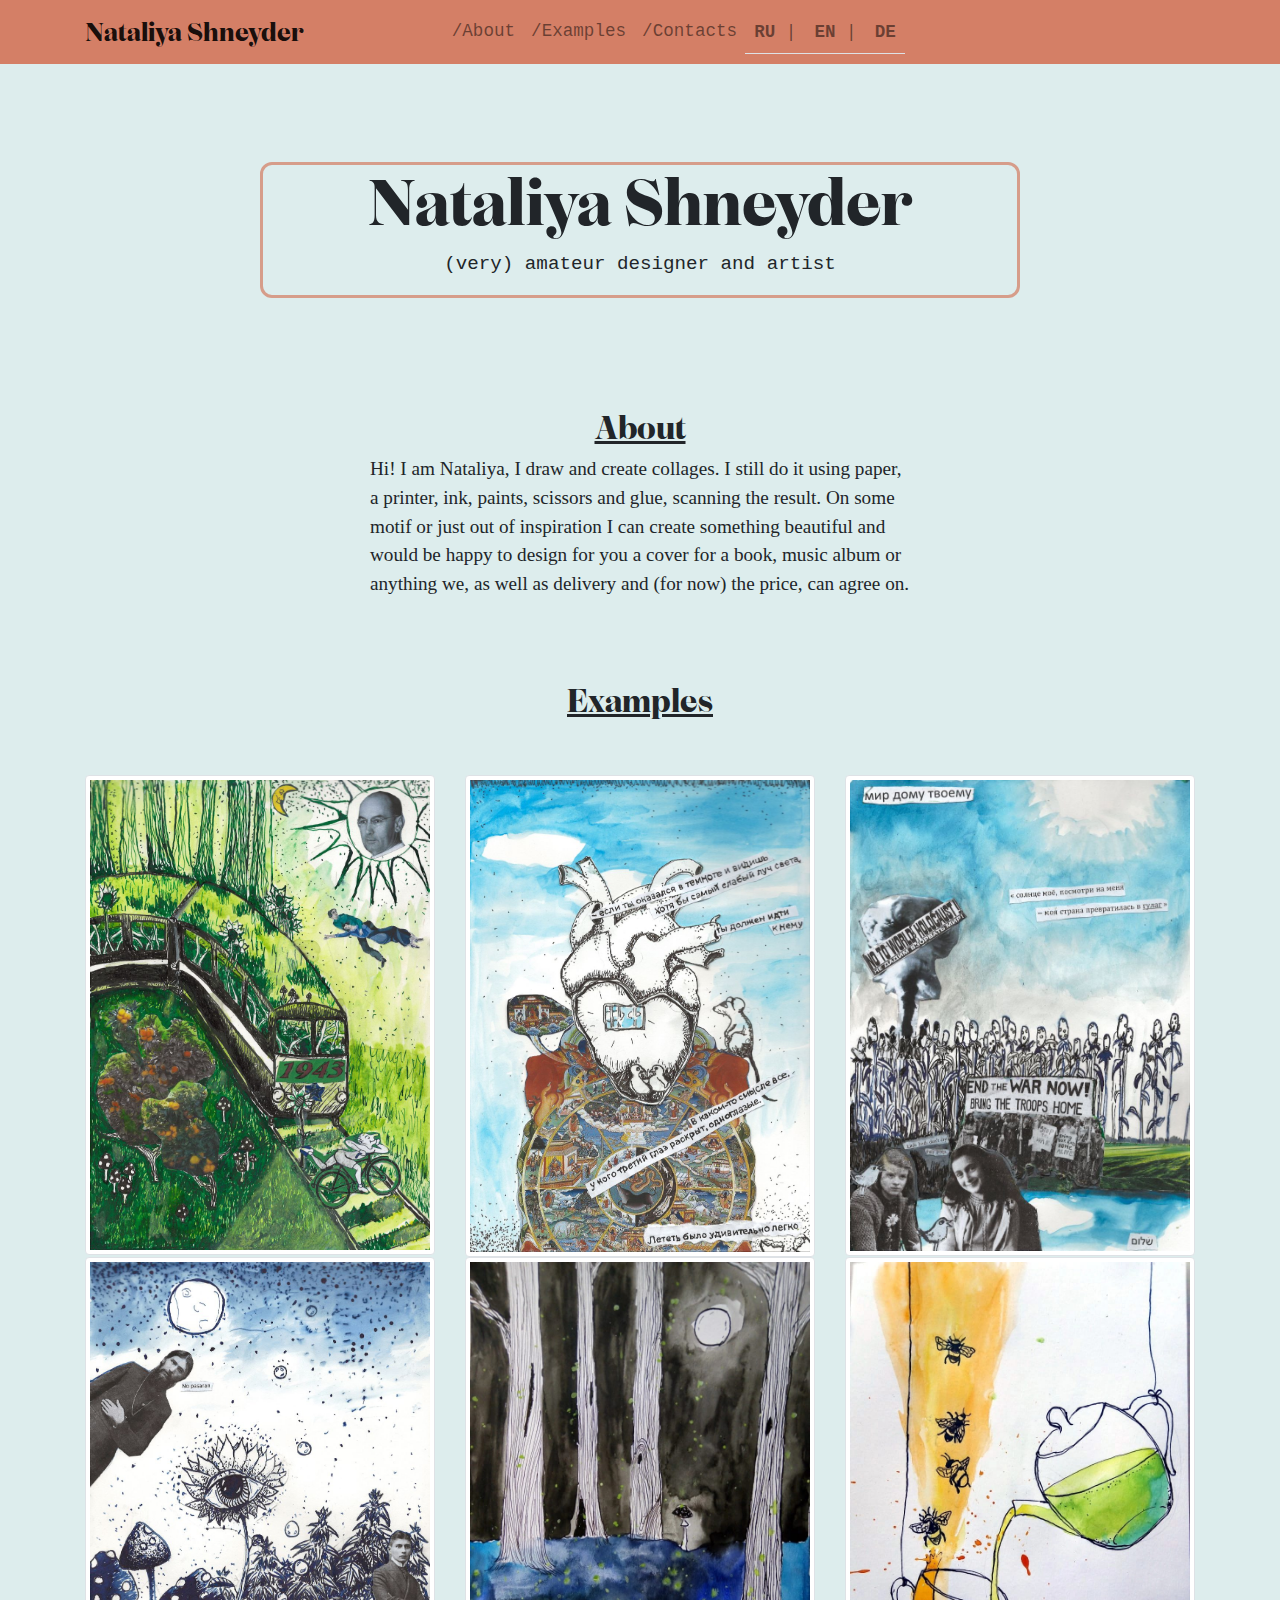
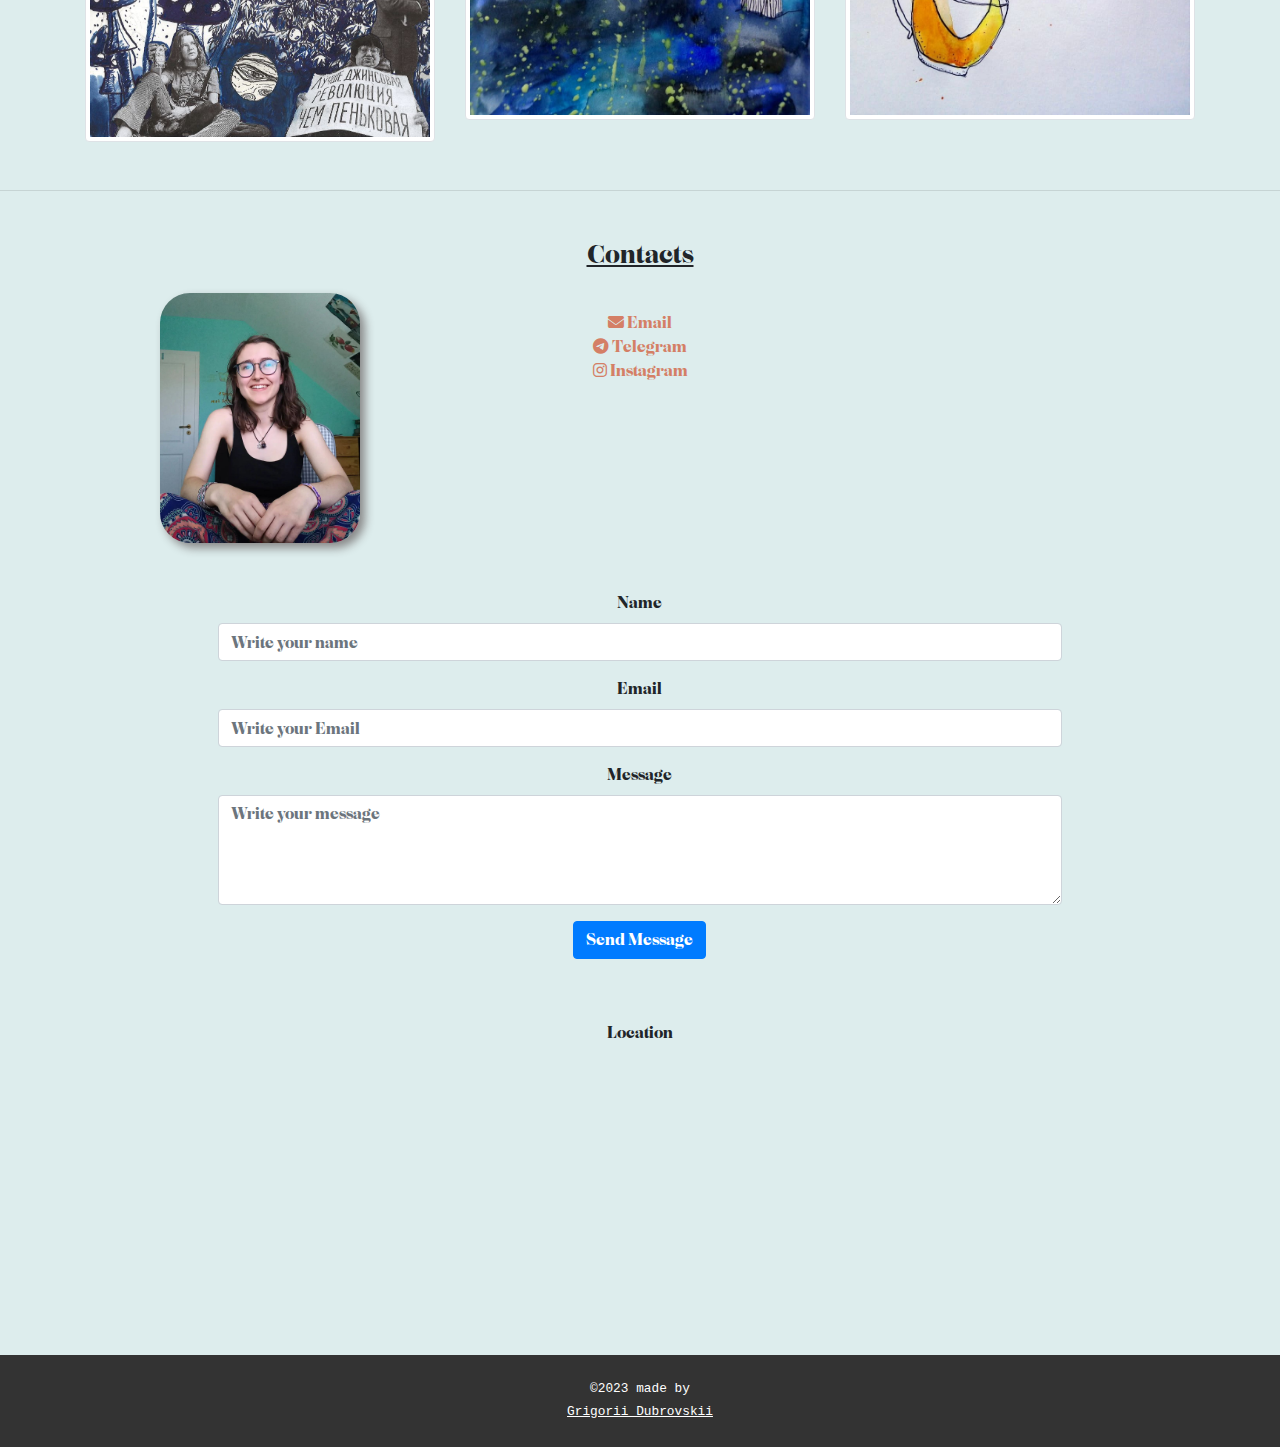
<file: index.html>
<!DOCTYPE html>
<html lang="en" translate="no">
<head>
    <meta charset="UTF-8">
    <meta name="viewport" content="width=device-width, initial-scale=1.0">
    <link rel="icon" href="icon.ico" type="image/x-icon">
    <title>Nataliya Shneyder</title>
    <link rel="stylesheet" href="style.css">
    <link rel="stylesheet" href="https://stackpath.bootstrapcdn.com/bootstrap/4.5.2/css/bootstrap.min.css">
    <link rel="stylesheet" href="https://cdnjs.cloudflare.com/ajax/libs/font-awesome/6.2.1/css/all.min.css">
    
</head>
<body style="background-color:#ddeded;">
    <nav class="navbar navbar-expand-lg navbar-light fixed-top">
        <div class="container">

            <a class="navbar-brand" href="index.html" style="font-size: 1.6em">Nataliya Shneyder</a>

            <!--navbar for phones-->
            <button class="navbar-toggler" type="button" data-toggle="collapse" data-target="#navbarNav">
                <span class="navbar-toggler-icon"></span>
            </button>
            <div class="collapse navbar-collapse text-center" id="navbarNav" style="margin-right: 15%">
                <ul class="navbar-nav mx-auto">
                    <li class="nav-item">
                        <a class="nav-link" href="#about">/About</a>
                    </li>
                    <li class="nav-item">
                        <a class="nav-link" href="#examples">/Examples</a>
                    </li>
                    <li class="nav-item">
                        <a class="nav-link" href="#contacts">/Contacts</a>
                    </li>
                    <ul class="nav nav-tabs justify-content-center">
                        <li class="nav-item">
                          <a class="nav-link" href="indexRus.html"><b>RU</b> |</a>
                        </li>
                        <li class="nav-item">
                          <a class="nav-link" href="index.html"><b>EN</b> |</a>
                        </li>
                        <li class="nav-item">
                          <a class="nav-link" href="indexGer.html"><b>DE</b></a>
                        </li>
                      </ul>
                </ul>
            </div>
            <!--navbar for phones, ended-->
        </div>
    </nav>

    <div class="container my-5">
        <div class="row">
            <div class="col-md-2"></div>
            <div class="col-md-8 text-center" style="font-family: Oceanic Bold, sans-serif; margin-top: 10%; border: 3px solid #d48066bd; border-radius: 12px">
                <h1 style="font-size: 4em;">Nataliya Shneyder</h1>
                <p style="font-size: 1.2em; font-family: 'Courier New', Courier, monospace;">(very) amateur designer and artist</p>
            </div>
            <div class="col-md-2"></div>
        </div>
    </div>
    
    
    <div class="container my-5">
        <h2 class="text-center" id="about">About</h2>
        <div class="row">
            <div class="col-md-3">
            </div>
            <div class="col-md-6">
                <p class="textAbout">
                    Hi! I am Nataliya, I draw and create collages. I still do it using paper, a printer, ink, paints,
                    scissors and glue, scanning the result. On some motif or just out of inspiration 
                    I can create something beautiful and would be happy to design for you a cover for a book, 
                    music album or anything we, as well as delivery and (for now) the price, can agree on.    
                </p>
            </div>
            <div class="col-md-3">
            </div>
        </div>
    </div>

    <div class="container my-5">
        <h2 class="text-center" style="margin-top: 6%" id="examples">Examples</h2>
        <div class="row" style="margin-top: 5%">
            <div class="col-md-4">
                <img src="img1.jpg" alt="Example 1" class="img-thumbnail">
            </div>
            <div class="col-md-4">
                <img src="img2.jpg" alt="Example 2" class="img-thumbnail">
            </div>
            <div class="col-md-4">
                <img src="img3.jpg" alt="Example 3" class="img-thumbnail">
            </div>
        </div>
        <div class="row">
            <div class="col-md-4">
                <img src="img4.jpg" alt="Example 4" class="img-thumbnail">
            </div>
            <div class="col-md-4">
                <img src="img5.jpg" alt="Example 5" class="img-thumbnail">
            </div>
            <div class="col-md-4">
                <img src="img6.jpg" alt="Example 6" class="img-thumbnail">
            </div>
        </div>
    </div>

    <hr>

    <div class="container my-5 text-center">
        <h2 style="font-size: 1.6em" id="contacts">Contacts</h2>
        <div class="row mt-4">
            <div class="col-md-4">
                <img src="Natasha.jpg" alt="Natasha's Photo" class="img-fluid" style="max-width: 200px; border-radius: 30px; box-shadow: 5px 5px 10px #888888;">
            </div>
            <div class="col-md-4">
                <div class="d-flex flex-column"> <!-- Add d-flex flex-column -->
                    <a href="mailto:tata.shneyder@gmail.com" id="email-link" target="_blank" style="color: #d47f66;">
                        <i class="fas fa-envelope"></i> Email
                    </a>
                    <a href="https://t.me/muhomorchik_4" id="telegram-link" target="_blank" style="color: #d47f66;">
                        <i class="fab fa-telegram"></i> Telegram
                    </a>
                    <a href="https://www.instagram.com/muhomorchik_04/" id="instagram-link" target="_blank" style="color: #d47f66;">
                        <i class="fab fa-instagram"></i> Instagram
                    </a>
                </div>
            </div>
            <div class="col-md-4"></div>
        </div>
    </div>

        <div class="row mt-5">
            <div class="col-md-8 offset-md-2">
                <form action="mailto:tata.shneyder@gmail.com" method="post" enctype="text/plain">
                    <div class="form-group text-center"> <!-- Center align the form elements -->
                        <label for="contact-name">Name</label>
                        <input type="text" class="form-control" id="contact-name" name="name" required placeholder="Write your name">
                    </div>
                    <div class="form-group text-center">
                        <label for="contact-email">Email</label>
                        <input type="email" class="form-control" id="contact-email" name="email" required placeholder="Write your Email">
                    </div>
                    <div class="form-group text-center">
                        <label for="contact-message">Message</label>
                        <textarea class="form-control" id="contact-message" name="message" rows="4" required placeholder="Write your message"></textarea>
                    </div>
                    <div class="form-group text-center"> <!-- Center align the button -->
                        <button type="submit" class="btn btn-primary">Send Message</button>
                    </div>
                </form>
            </div>
        </div>

        <div class="container my-5 text-center">
            <h2 style="font-size: 1em;">Location</h2>
            <iframe src="https://www.google.com/maps/embed?pb=!1m18!1m12!1m3!1d310844.36302574823!2d13.095088324005665!3d52.50680415075272!2m3!1f0!2f0!3f0!3m2!1i1024!2i768!4f13.1!3m3!1m2!1s0x47a84e373f035901%3A0x42120465b5e3b70!2z0JHQtdGA0LvQuNC9!5e0!3m2!1sru!2sde!4v1697648351229!5m2!1sru!2sde" width="250" height="250" style="border:0;" allowfullscreen="" loading="lazy" referrerpolicy="no-referrer-when-downgrade"></iframe>
        </div>
    </div>

    <footer class="text-center py-4" style="background-color: #333; color: #fff; font-family: 'Courier', sans-serif;">
        <p style="margin-top: 0; margin-bottom: 0%; font-size: 0.8em">&copy;2023 made by</p> 
        <a style="margin-top: 0; font-size: 0.8em; text-decoration: underline; color: #fff;" href="https://t.me/hastigkeit" target="_blank">Grigorii Dubrovskii</a>
    </footer>

    <script src="https://code.jquery.com/jquery-3.5.1.slim.min.js"></script>
    <script src="https://cdn.jsdelivr.net/npm/@popperjs/core@2.5.4/dist/umd/popper.min.js"></script>
    <script src="https://stackpath.bootstrapcdn.com/bootstrap/4.5.2/js/bootstrap.min.js"></script>
</body>
</html>
</file>
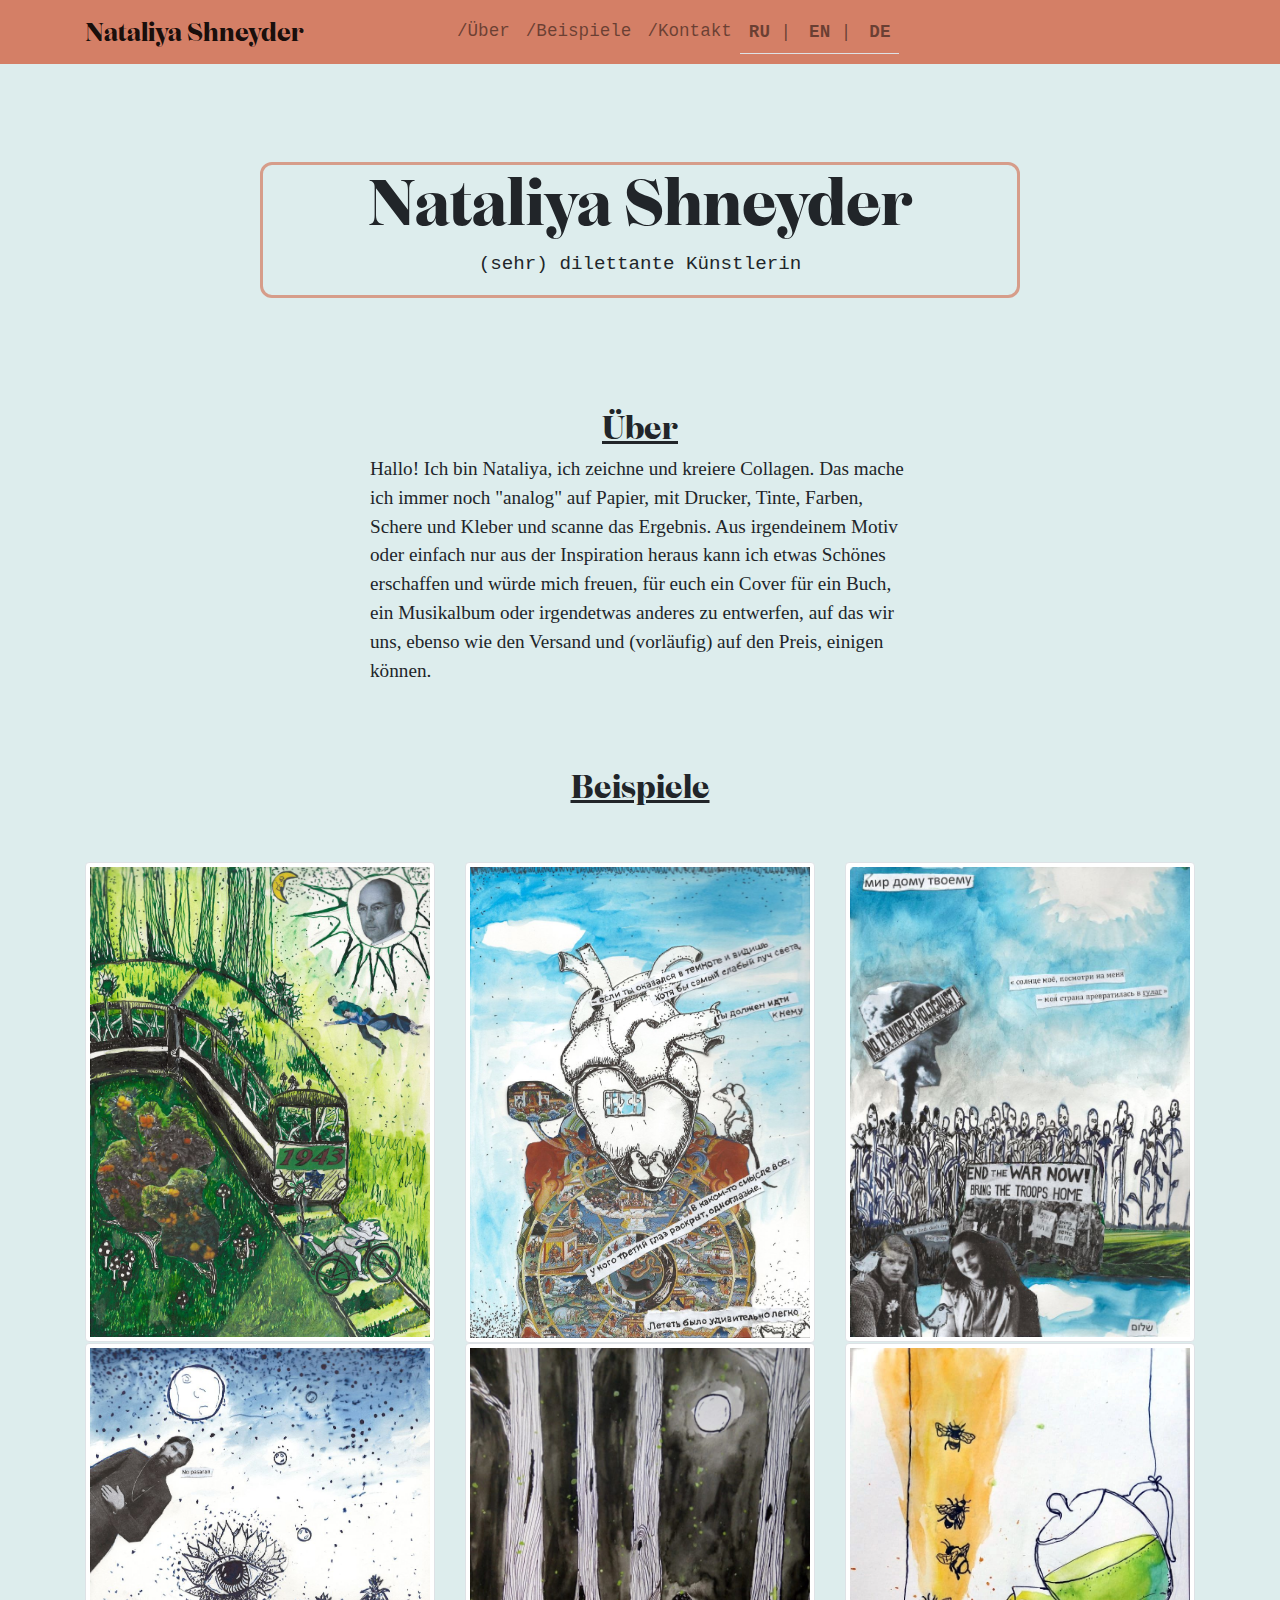
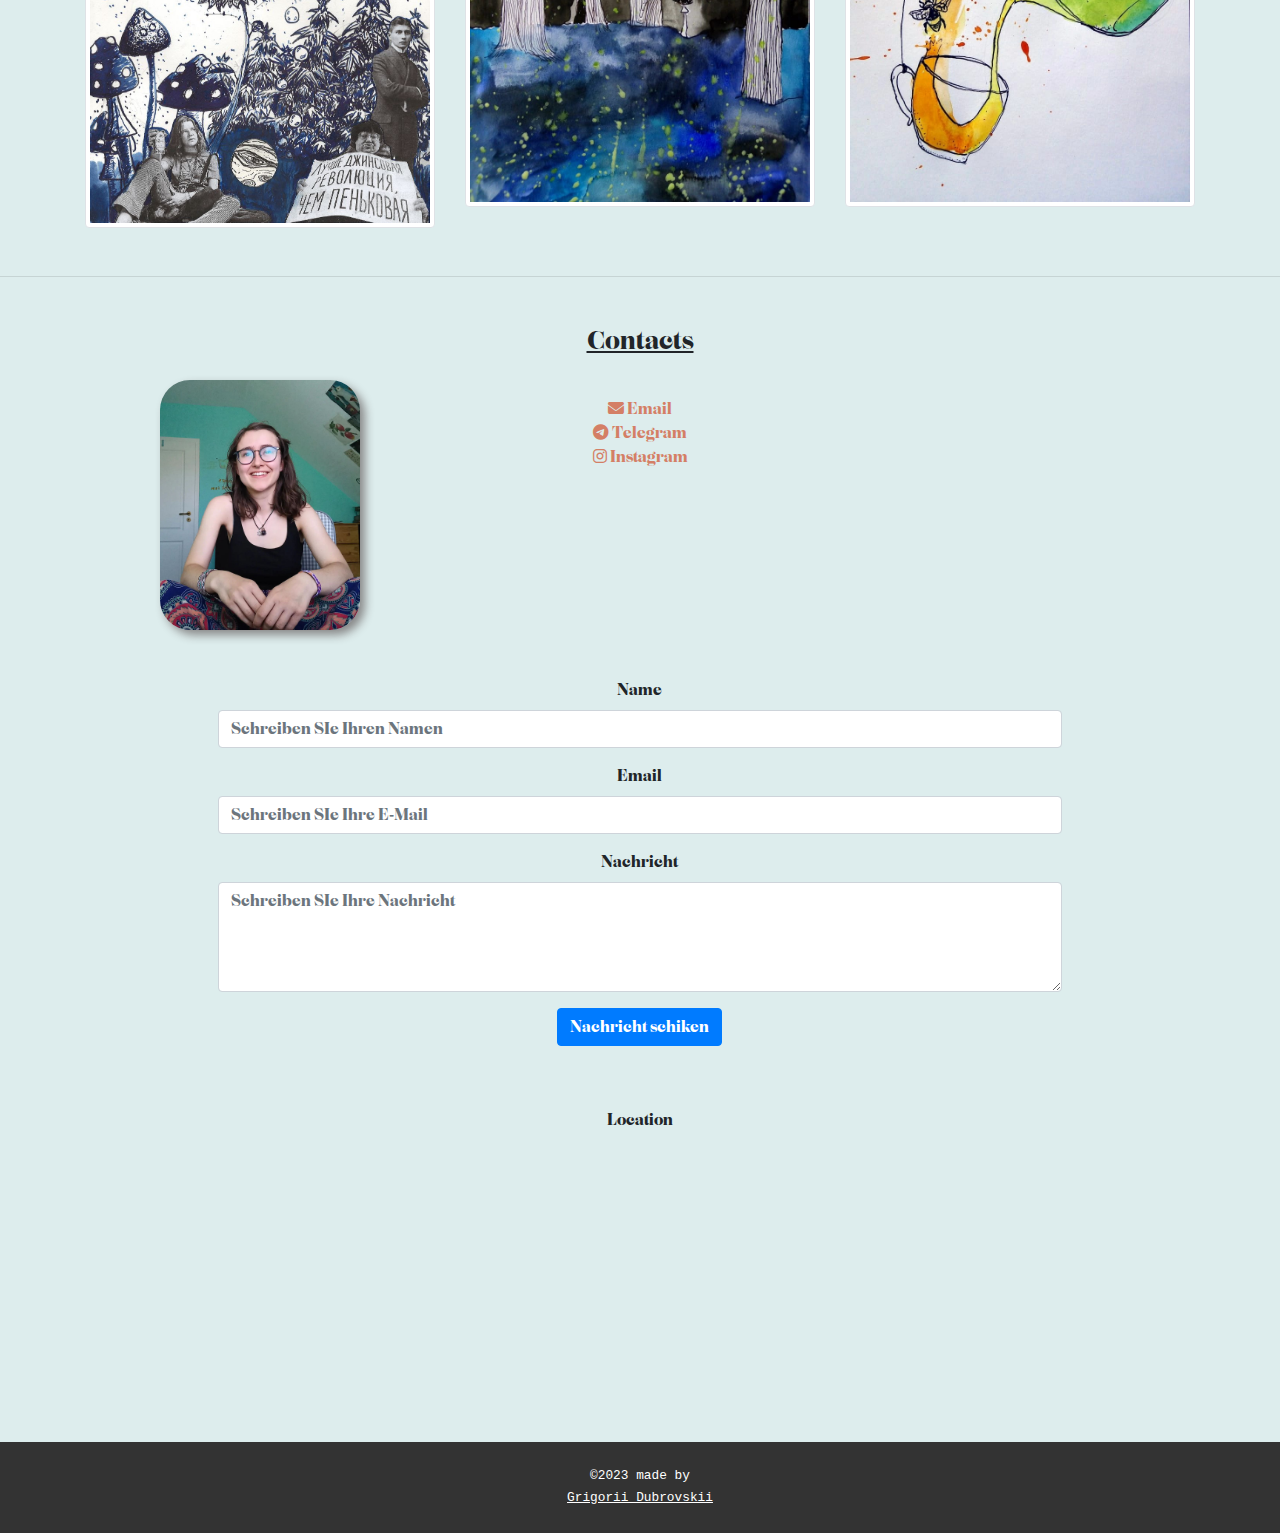
<file: indexGer.html>
<!DOCTYPE html>
<html lang="de" translate="no">
<head>
    <meta charset="UTF-8">
    <meta name="viewport" content="width=device-width, initial-scale=1.0">
    <link rel="icon" href="icon.ico" type="image/x-icon">
    <title>Nataliya Shneyder</title>
    <link rel="stylesheet" href="style.css">
    <link rel="stylesheet" href="https://stackpath.bootstrapcdn.com/bootstrap/4.5.2/css/bootstrap.min.css">
    <link rel="stylesheet" href="https://cdnjs.cloudflare.com/ajax/libs/font-awesome/6.2.1/css/all.min.css">
    
</head>
<body style="background-color:#ddeded;">
    <nav class="navbar navbar-expand-lg navbar-light fixed-top">
        <div class="container">

            <a class="navbar-brand" href="index.html" style="font-size: 1.6em">Nataliya Shneyder</a>

            <!--navbar for phones-->
            <button class="navbar-toggler" type="button" data-toggle="collapse" data-target="#navbarNav">
                <span class="navbar-toggler-icon"></span>
            </button>
            <div class="collapse navbar-collapse text-center" id="navbarNav" style="margin-right: 15%">
                <ul class="navbar-nav mx-auto">
                    <li class="nav-item">
                        <a class="nav-link" href="#about">/Über</a>
                    </li>
                    <li class="nav-item">
                        <a class="nav-link" href="#examples">/Beispiele</a>
                    </li>
                    <li class="nav-item">
                        <a class="nav-link" href="#contacts">/Kontakt</a>
                    </li>
                    <ul class="nav nav-tabs justify-content-center">
                        <li class="nav-item">
                          <a class="nav-link" href="indexRus.html"><b>RU</b> |</a>
                        </li>
                        <li class="nav-item">
                          <a class="nav-link" href="index.html"><b>EN</b> |</a>
                        </li>
                        <li class="nav-item">
                          <a class="nav-link" href="indexGer.html"><b>DE</b></a>
                        </li>
                    </ul>
                </ul>
            </div>
            <!--navbar for phones, ended-->
        </div>
    </nav>

    <div class="container my-5">
        <div class="row">
            <div class="col-md-2"></div>
            <div class="col-md-8 text-center" style="font-family: Oceanic Bold, sans-serif; margin-top: 10%; border: 3px solid #d48066bd; border-radius: 12px">
                <h1 style="font-size: 4em;">Nataliya Shneyder</h1>
                <p style="font-size: 1.2em; font-family: 'Courier New', Courier, monospace;">(sehr) dilettante Künstlerin</p>
            </div>
            <div class="col-md-2"></div>
        </div>
    </div>
    
    
    <div class="container my-5">
        <h2 class="text-center" id="about">Über</h2>
        <div class="row">
            <div class="col-md-3">
            </div>
            <div class="col-md-6">
                <p class="textAbout">
                    Hallo! Ich bin Nataliya, ich zeichne und kreiere Collagen. Das mache ich immer noch "analog" auf Papier, mit Drucker, Tinte, Farben, Schere und Kleber und scanne das Ergebnis. 
                    Aus irgendeinem Motiv oder einfach nur aus der Inspiration heraus kann ich etwas Schönes erschaffen und würde mich freuen, für euch ein Cover für ein Buch, ein Musikalbum oder irgendetwas anderes zu entwerfen, auf das wir uns, ebenso wie den Versand und (vorläufig) auf den Preis, einigen können.     
                </p>
            </div>
            <div class="col-md-3">
            </div>
        </div>
    </div>

    <div class="container my-5">
        <h2 class="text-center" style="margin-top: 6%" id="examples">Beispiele</h2>
        <div class="row" style="margin-top: 5%">
            <div class="col-md-4">
                <img src="img1.jpg" alt="Example 1" class="img-thumbnail">
            </div>
            <div class="col-md-4">
                <img src="img2.jpg" alt="Example 2" class="img-thumbnail">
            </div>
            <div class="col-md-4">
                <img src="img3.jpg" alt="Example 3" class="img-thumbnail">
            </div>
        </div>
        <div class="row">
            <div class="col-md-4">
                <img src="img4.jpg" alt="Example 4" class="img-thumbnail">
            </div>
            <div class="col-md-4">
                <img src="img5.jpg" alt="Example 5" class="img-thumbnail">
            </div>
            <div class="col-md-4">
                <img src="img6.jpg" alt="Example 6" class="img-thumbnail">
            </div>
        </div>
    </div>

    <hr>

    <div class="container my-5 text-center">
        <h2 style="font-size: 1.6em" id="contacts">Contacts</h2>
        <div class="row mt-4">
            <div class="col-md-4">
                <img src="Natasha.jpg" alt="Natasha's Photo" class="img-fluid" style="max-width: 200px; border-radius: 30px; box-shadow: 5px 5px 10px #888888;">
            </div>
            <div class="col-md-4">
                <div class="d-flex flex-column"> <!-- Add d-flex flex-column -->
                    <a href="mailto:tata.shneyder@gmail.com" id="email-link" target="_blank" style="color: #d47f66;">
                        <i class="fas fa-envelope"></i> Email
                    </a>
                    <a href="https://t.me/muhomorchik_4" id="telegram-link" target="_blank" style="color: #d47f66;">
                        <i class="fab fa-telegram"></i> Telegram
                    </a>
                    <a href="https://www.instagram.com/muhomorchik_04/" id="instagram-link" target="_blank" style="color: #d47f66;">
                        <i class="fab fa-instagram"></i> Instagram
                    </a>
                </div>
            </div>
            <div class="col-md-4"></div>
        </div>
    </div>

        <div class="row mt-5">
            <div class="col-md-8 offset-md-2" style="font-family: 'Oceanic Bold', sans-serif">
                <form action="mailto: tata.shneyder@gmail.com " method="post" enctype="text/plain">
                    <div class="form-group text-center">
                        <label for="contact-name">Name</label>
                        <input type="text" class="form-control" id="contact-name" name="name" required placeholder="Schreiben SIe Ihren Namen">
                    </div>
                    <div class="form-group text-center">
                        <label for="contact-email">Email</label>
                        <input type="email" class="form-control" id="contact-email" name="email" required placeholder="Schreiben SIe Ihre E-Mail">
                    </div>
                    <div class="form-group text-center">
                        <label for="contact-message">Nachricht</label>
                        <textarea class="form-control" id="contact-message" name="message" rows="4" required placeholder="Schreiben SIe Ihre Nachricht"></textarea>
                    </div>
                    <div class="form-group text-center"> <!-- Center align the button -->
                        <button type="submit" class="btn btn-primary">Nachricht schiken</button>
                    </div>
                </form>
            </div>
        </div>

        <div class="container my-5 text-center">
            <h2 style="font-size: 1em;">Location</h2>
            <iframe src="https://www.google.com/maps/embed?pb=!1m18!1m12!1m3!1d310844.36302574823!2d13.095088324005665!3d52.50680415075272!2m3!1f0!2f0!3f0!3m2!1i1024!2i768!4f13.1!3m3!1m2!1s0x47a84e373f035901%3A0x42120465b5e3b70!2z0JHQtdGA0LvQuNC9!5e0!3m2!1sru!2sde!4v1697648351229!5m2!1sru!2sde" width="250" height="250" style="border:0;" allowfullscreen="" loading="lazy" referrerpolicy="no-referrer-when-downgrade"></iframe>
        </div>
    </div>

    <footer class="text-center py-4" style="background-color: #333; color: #fff; font-family: 'Courier', sans-serif;">
        <p style="margin-top: 0; margin-bottom: 0%; font-size: 0.8em">&copy;2023 made by</p> 
        <a style="margin-top: 0; font-size: 0.8em; text-decoration: underline; color: #fff;" href="https://t.me/hastigkeit" target="_blank">Grigorii Dubrovskii</a>
    </footer>

    <script src="https://code.jquery.com/jquery-3.5.1.slim.min.js"></script>
    <script src="https://cdn.jsdelivr.net/npm/@popperjs/core@2.5.4/dist/umd/popper.min.js"></script>
    <script src="https://stackpath.bootstrapcdn.com/bootstrap/4.5.2/js/bootstrap.min.js"></script>
</body>
</html>
</file>
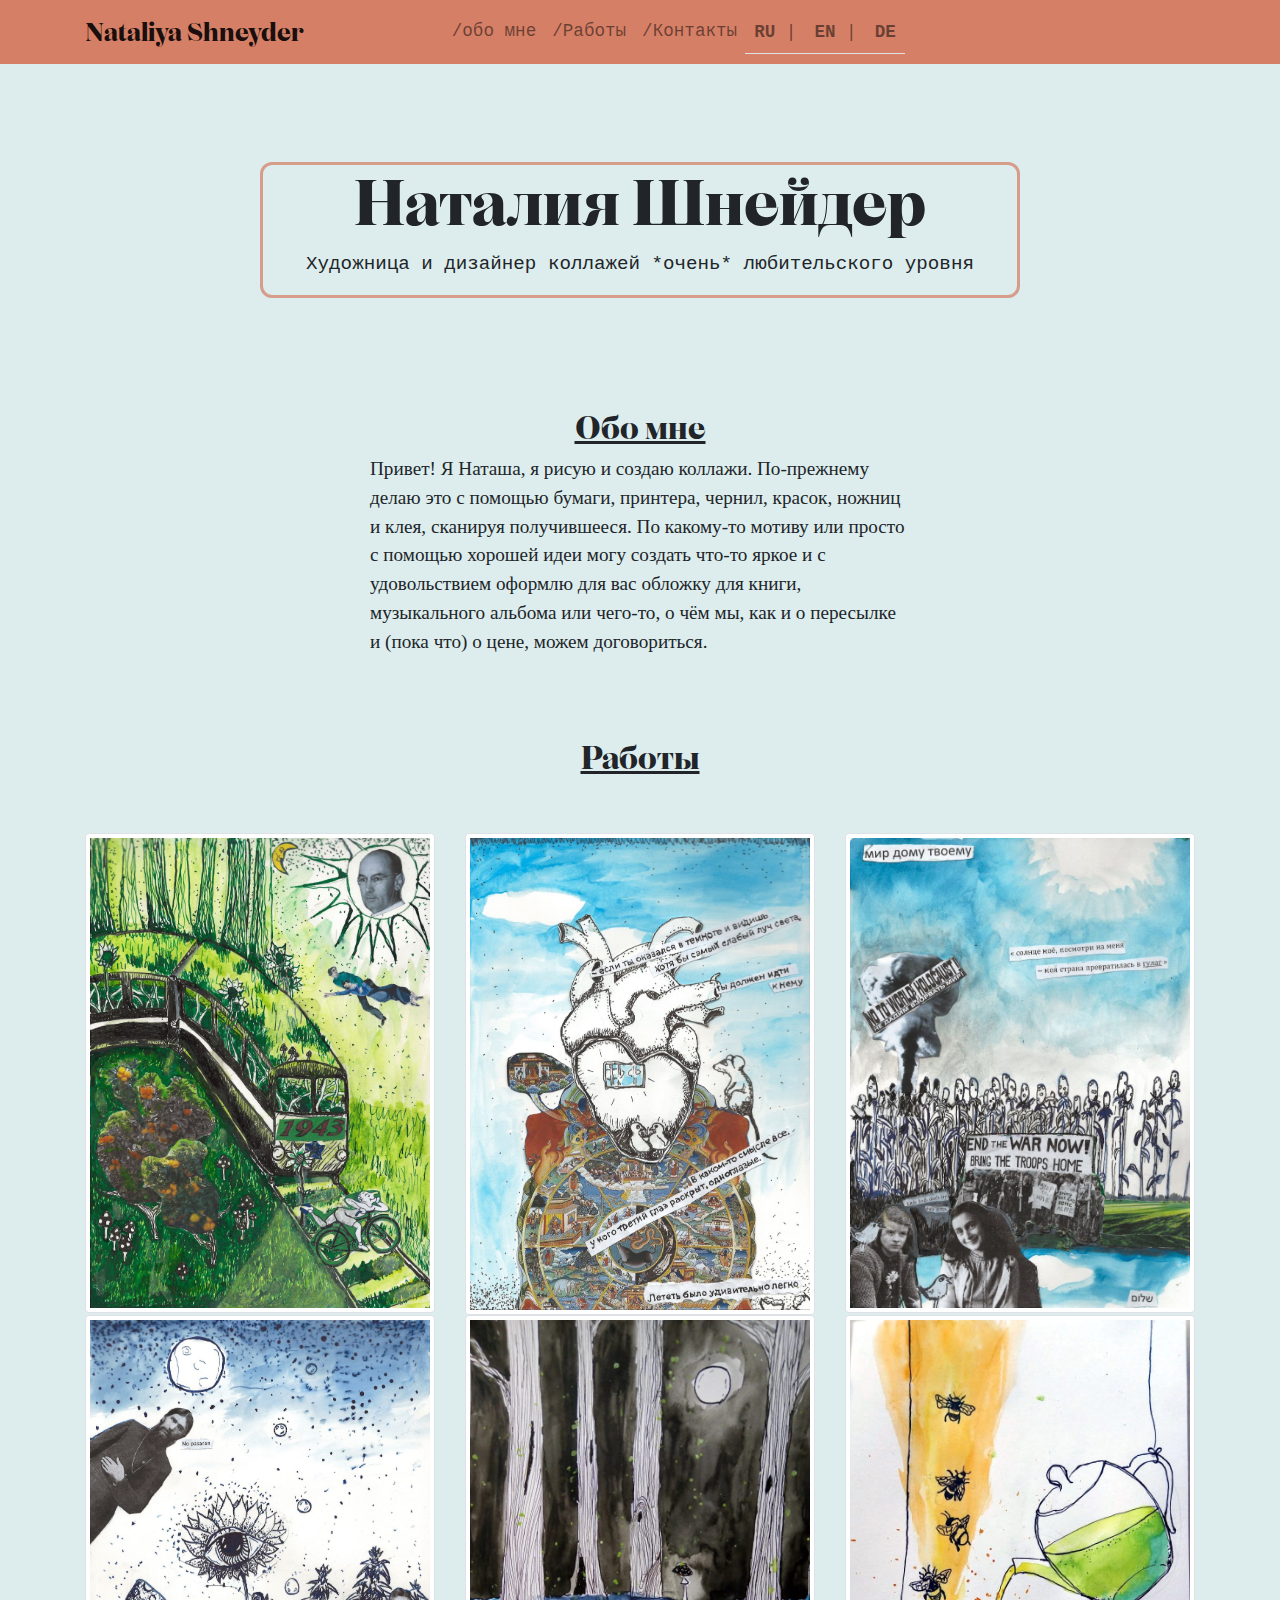
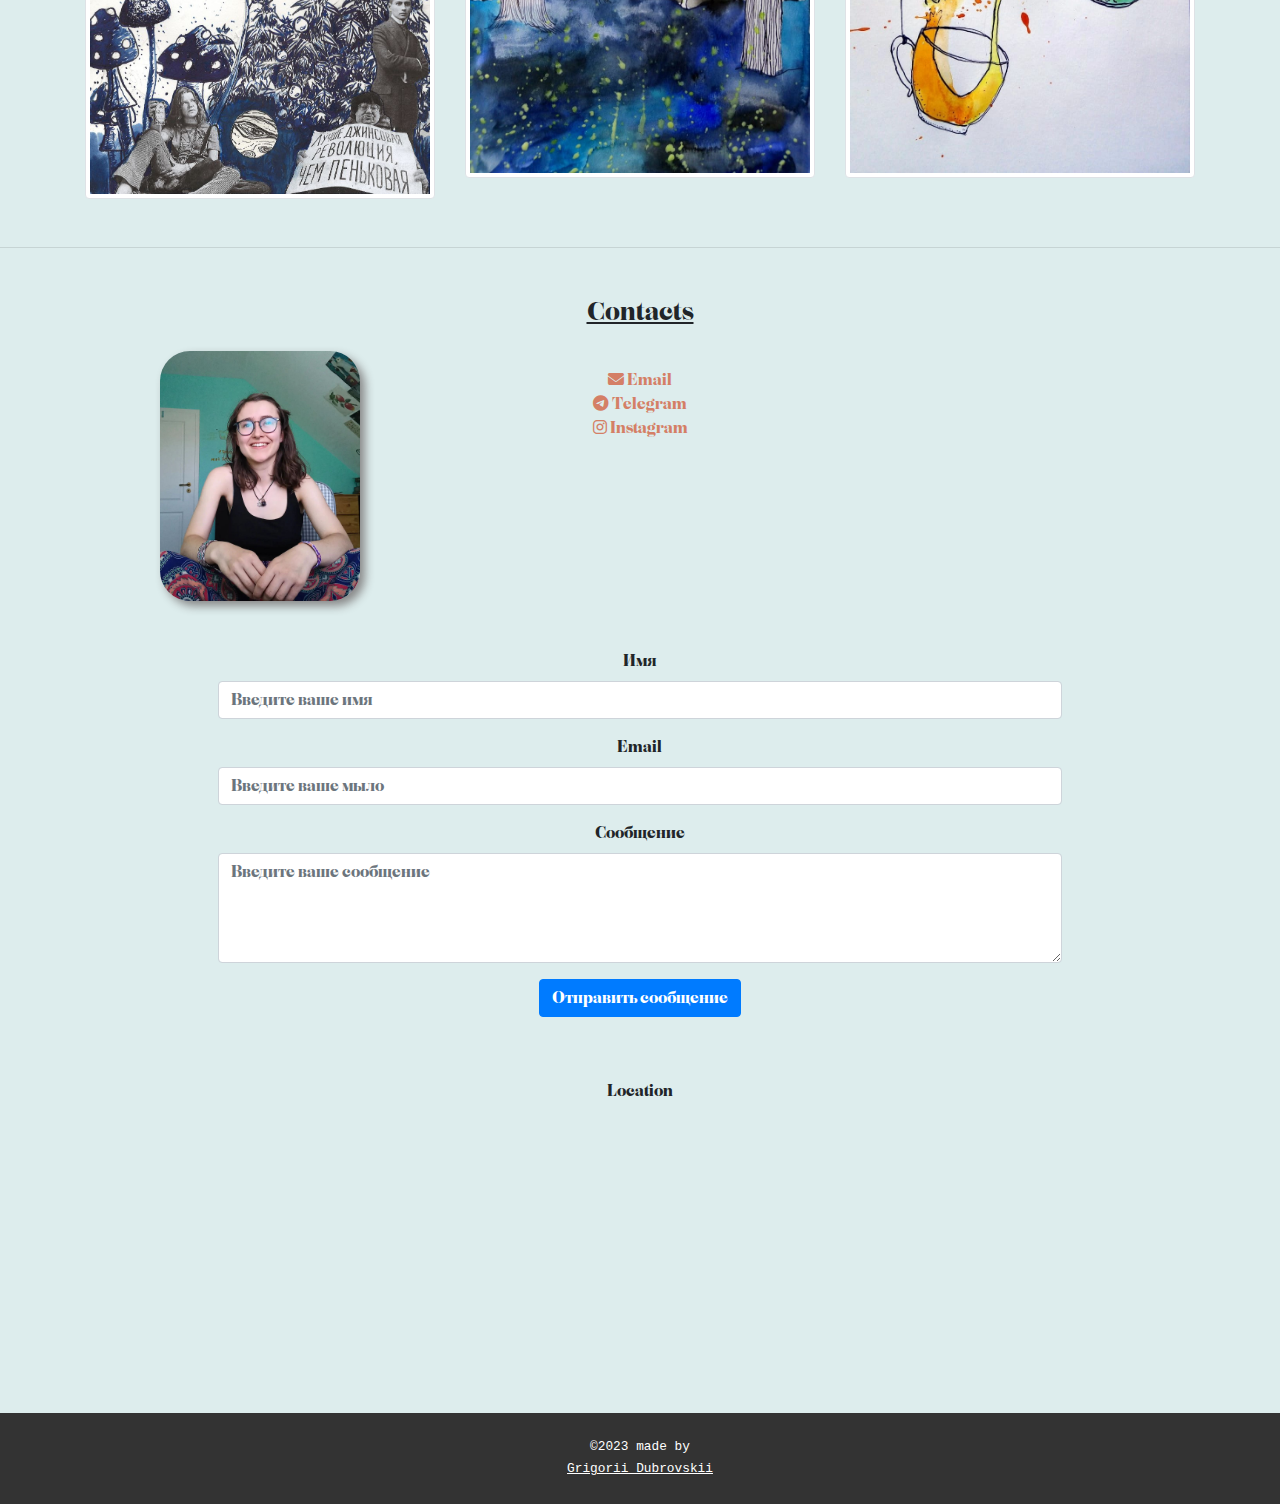
<file: indexRus.html>
<!DOCTYPE html>
<html lang="ru" translate="no">
<head>
    <meta charset="UTF-8">
    <meta name="viewport" content="width=device-width, initial-scale=1.0">
    <link rel="icon" href="icon.ico" type="image/x-icon">
    <title>Nataliya Shneyder</title>
    <link rel="stylesheet" href="style.css">
    <link rel="stylesheet" href="https://stackpath.bootstrapcdn.com/bootstrap/4.5.2/css/bootstrap.min.css">
    <link rel="stylesheet" href="https://cdnjs.cloudflare.com/ajax/libs/font-awesome/6.2.1/css/all.min.css">
    
</head>
<body style="background-color:#ddeded;">
    <nav class="navbar navbar-expand-lg navbar-light fixed-top">
        <div class="container">

            <a class="navbar-brand" href="index.html" style="font-size: 1.6em">Nataliya Shneyder</a>

            <!--navbar for phones-->
            <button class="navbar-toggler" type="button" data-toggle="collapse" data-target="#navbarNav">
                <span class="navbar-toggler-icon"></span>
            </button>
            <div class="collapse navbar-collapse text-center" id="navbarNav" style="margin-right: 15%">
                <ul class="navbar-nav mx-auto">
                    <li class="nav-item">
                        <a class="nav-link" href="#about">/обо мне</a>
                    </li>
                    <li class="nav-item">
                        <a class="nav-link" href="#examples">/Работы</a>
                    </li>
                    <li class="nav-item">
                        <a class="nav-link" href="#contacts">/Контакты</a>
                    </li>
                    <ul class="nav nav-tabs justify-content-center">
                        <li class="nav-item">
                          <a class="nav-link" href="indexRus.html"><b>RU</b> |</a>
                        </li>
                        <li class="nav-item">
                          <a class="nav-link" href="index.html"><b>EN</b> |</a>
                        </li>
                        <li class="nav-item">
                          <a class="nav-link" href="indexGer.html"><b>DE</b></a>
                        </li>
                    </ul>
                </ul>
            </div>
            <!--navbar for phones, ended-->
        </div>
    </nav>

    <div class="container my-5">
        <div class="row">
            <div class="col-md-2"></div>
            <div class="col-md-8 text-center" style="font-family: Oceanic Bold, sans-serif; margin-top: 10%; border: 3px solid #d48066bd; border-radius: 12px">
                <h1 style="font-size: 4em;">Наталия Шнейдер</h1>
                <p style="font-size: 1.2em; font-family: 'Courier New', Courier, monospace;">Художница и дизайнер коллажей *очень* любительского уровня</p>
            </div>
            <div class="col-md-2"></div>
        </div>
    </div>
    
    
    <div class="container my-5">
        <h2 class="text-center" id="about">Обо мне</h2>
        <div class="row">
            <div class="col-md-3">
            </div>
            <div class="col-md-6">
                <p class="textAbout">
                    Привет! Я Наташа, я рисую и создаю коллажи. По-прежнему делаю это с помощью бумаги, принтера, чернил, красок, ножниц и клея, сканируя получившееся. 
                    По какому-то мотиву или просто с помощью хорошей идеи могу создать что-то яркое и с удовольствием оформлю для вас обложку для книги, музыкального альбома или чего-то, о чём мы, как и о пересылке и (пока что) о цене, можем договориться.     
                </p>
            </div>
            <div class="col-md-3">
            </div>
        </div>
    </div>

    <div class="container my-5">
        <h2 class="text-center" style="margin-top: 6%" id="examples">Работы</h2>
        <div class="row" style="margin-top: 5%">
            <div class="col-md-4">
                <img src="img1.jpg" alt="Example 1" class="img-thumbnail">
            </div>
            <div class="col-md-4">
                <img src="img2.jpg" alt="Example 2" class="img-thumbnail">
            </div>
            <div class="col-md-4">
                <img src="img3.jpg" alt="Example 3" class="img-thumbnail">
            </div>
        </div>
        <div class="row">
            <div class="col-md-4">
                <img src="img4.jpg" alt="Example 4" class="img-thumbnail">
            </div>
            <div class="col-md-4">
                <img src="img5.jpg" alt="Example 5" class="img-thumbnail">
            </div>
            <div class="col-md-4">
                <img src="img6.jpg" alt="Example 6" class="img-thumbnail">
            </div>
        </div>
    </div>

    <hr>

    <div class="container my-5 text-center">
        <h2 style="font-size: 1.6em" id="contacts">Contacts</h2>
        <div class="row mt-4">
            <div class="col-md-4">
                <img src="Natasha.jpg" alt="Natasha's Photo" class="img-fluid" style="max-width: 200px; border-radius: 30px; box-shadow: 5px 5px 10px #888888;">
            </div>
            <div class="col-md-4">
                <div class="d-flex flex-column"> <!-- Add d-flex flex-column -->
                    <a href="mailto:tata.shneyder@gmail.com" id="email-link" target="_blank" style="color: #d47f66;">
                        <i class="fas fa-envelope"></i> Email
                    </a>
                    <a href="https://t.me/muhomorchik_4" id="telegram-link" target="_blank" style="color: #d47f66;">
                        <i class="fab fa-telegram"></i> Telegram
                    </a>
                    <a href="https://www.instagram.com/muhomorchik_04/" id="instagram-link" target="_blank" style="color: #d47f66;">
                        <i class="fab fa-instagram"></i> Instagram
                    </a>
                </div>
            </div>
            <div class="col-md-4"></div>
        </div>
    </div>

        <div class="row mt-5">
            <div class="col-md-8 offset-md-2" style="font-family: 'Oceanic Bold', sans-serif">
                <form action="mailto: tata.shneyder@gmail.com" method="post" enctype="text/plain">
                    <div class="form-group text-center">
                        <label for="contact-name">Имя</label>
                        <input type="text" class="form-control" id="contact-name" name="name" required placeholder="Введите ваше имя">
                    </div>
                    <div class="form-group text-center">
                        <label for="contact-email">Email</label>
                        <input type="email" class="form-control" id="contact-email" name="email" required placeholder="Введите ваше мыло">
                    </div>
                    <div class="form-group text-center">
                        <label for="contact-message">Сообщение</label>
                        <textarea class="form-control" id="contact-message" name="message" rows="4" required placeholder="Введите ваше сообщение"></textarea>
                    </div>
                    <div class="form-group text-center"> <!-- Center align the button -->
                        <button type="submit" class="btn btn-primary">Отправить сообщение</button>
                    </div>
                </form>
            </div>
        </div>

        <div class="container my-5 text-center">
            <h2 style="font-size: 1em;">Location</h2>
            <iframe src="https://www.google.com/maps/embed?pb=!1m18!1m12!1m3!1d310844.36302574823!2d13.095088324005665!3d52.50680415075272!2m3!1f0!2f0!3f0!3m2!1i1024!2i768!4f13.1!3m3!1m2!1s0x47a84e373f035901%3A0x42120465b5e3b70!2z0JHQtdGA0LvQuNC9!5e0!3m2!1sru!2sde!4v1697648351229!5m2!1sru!2sde" width="250" height="250" style="border:0;" allowfullscreen="" loading="lazy" referrerpolicy="no-referrer-when-downgrade"></iframe>
        </div>
    </div>

    <footer class="text-center py-4" style="background-color: #333; color: #fff; font-family: 'Courier', sans-serif;">
        <p style="margin-top: 0; margin-bottom: 0%; font-size: 0.8em">&copy;2023 made by</p> 
        <a style="margin-top: 0; font-size: 0.8em; text-decoration: underline; color: #fff;" href="https://t.me/hastigkeit" target="_blank">Grigorii Dubrovskii</a>
    </footer>
    
    <script src="https://code.jquery.com/jquery-3.5.1.slim.min.js"></script>
    <script src="https://cdn.jsdelivr.net/npm/@popperjs/core@2.5.4/dist/umd/popper.min.js"></script>
    <script src="https://stackpath.bootstrapcdn.com/bootstrap/4.5.2/js/bootstrap.min.js"></script>
</body>
</html>
</file>
<file: style.css>
@font-face {
    font-family: "Oceanic Bold";
    src: url("TRIAL_Oceanic-Bold-BF6487cfe5cfe3d.otf") format("opentype");
}

@font-face {
    font-family: 'Montserrat Alternates';
    src: url('https://fonts.googleapis.com/css2?family=Montserrat+Alternates:ital,wght@1,200&display=swap');
    font-weight: 200;
    font-style: Montserrat Alternates; 
}

.navbar-brand {
    font-family: "Oceanic Bold", sans-serif;
}

.navbar-nav a {
    font-family: "Courier", sans-serif;
    font-size: 1.1em;
}

.text-center {
    font-family: "Oceanic Bold", sans-serif;
}

.textAbout {
    font-family: "Baskerville", serif;
    font-size: 1.2em;
}

nav {
    background-color: #d47f66;
}

#about {
    margin-top: 10%;
    text-decoration: underline;
}

#examples {
    text-decoration: underline;
}

#contacts {
    text-decoration: underline;
}

.foto{
    width: 240px;
    height: 300px;
}

@media (min-width: 721px) {
    .d-flex.flex-column {
        margin-top: 5%;
    }
}

footer {
    width: 100vw;
}
</file>
